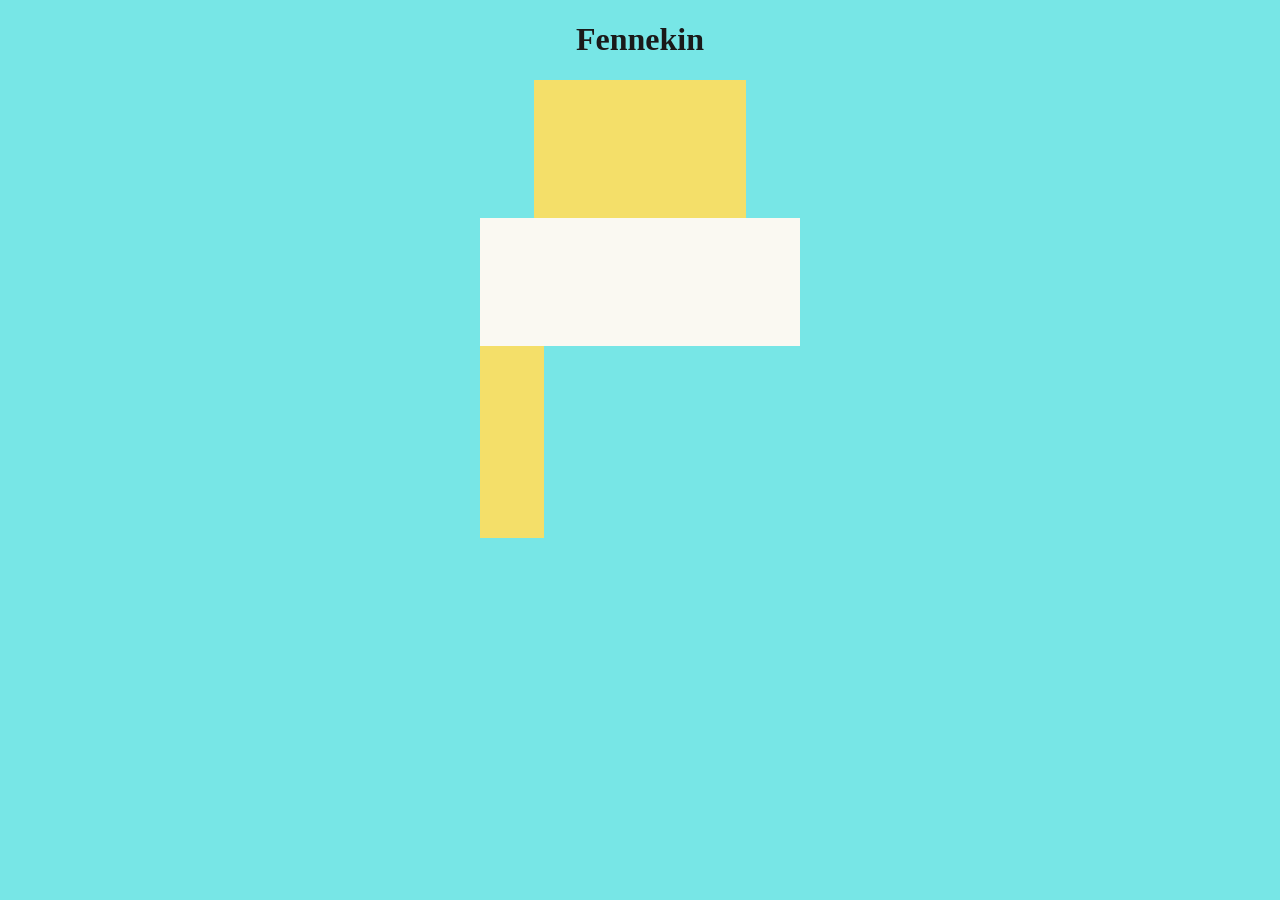
<file: lesson.html>
<!DOCTYPE html>
<html>
    <head>
        <link href = "lesson.css"
        type = "text/css"
        rel = "stylesheet" >
    <title>My favorite pokemon</title>
    </head>
    <body>
        <h1>Fennekin</h1>
       <div class="head">
        <div class="beard"></div>
        <div class="ear-left"></div>
        <div class="ear-right"></div>
        <div class="ear-left-hair"></div>
        <div class="ear-right-hair"></div>
        <div class="eyes"></div>
        <div class="nose"></div>
        <div class="mouth"></div>
       </div>
       <div class="body">
        <div class="tail"></div>
        <div class="back-legs"></div>
        <div class="front-legs"></div>
        <div class="neck"></div>
       </div>

    </body>
</html>
</file>
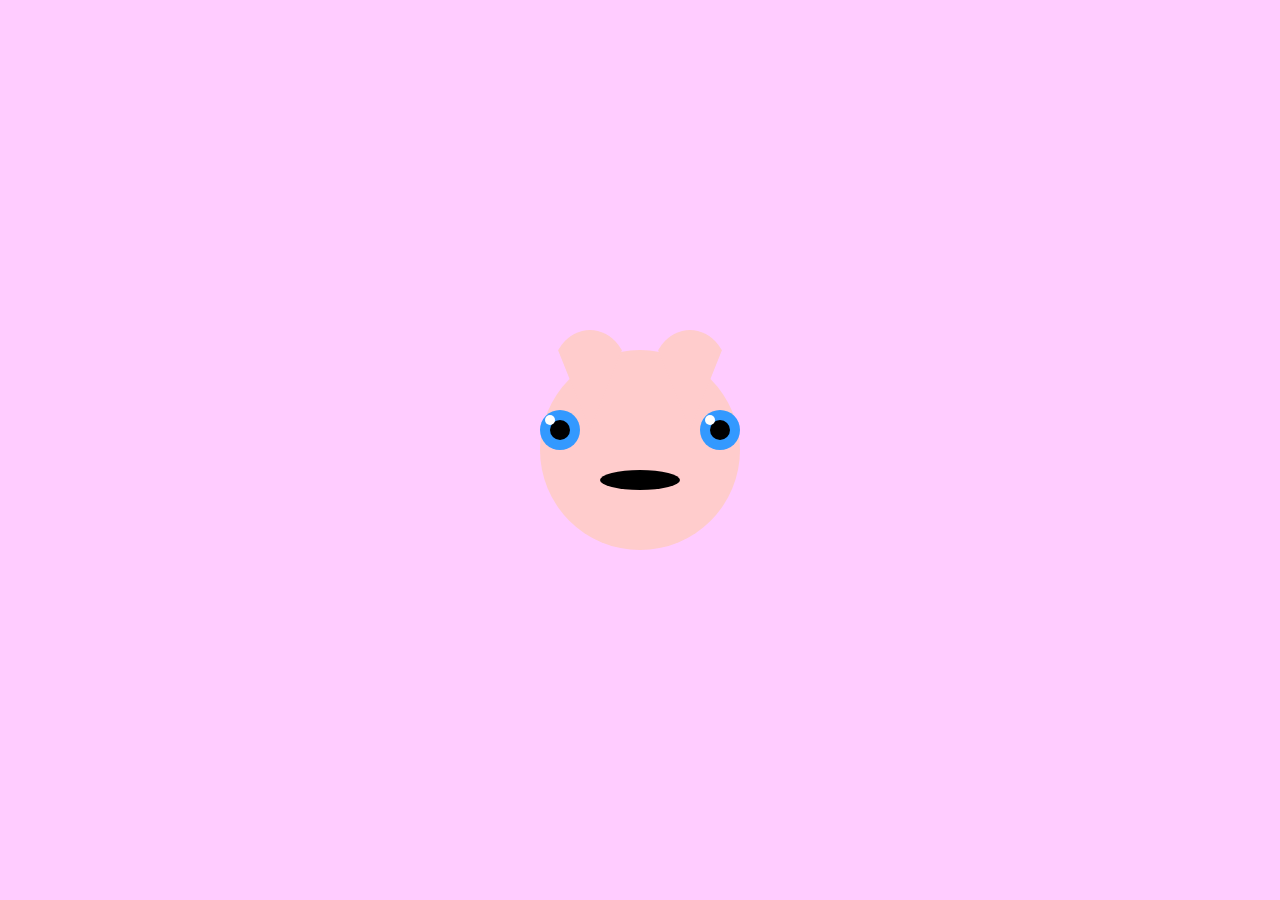
<file: lesson2.html>
<!DOCTYPE html>
<!DOCTYPE html>
<html lang="en">
<head>
  <meta charset="UTF-8">
  <meta name="viewport" content="width=device-width, initial-scale=1.0">
  <title>Jigglypuff</title>
  <link rel="stylesheet" href="lesson2.css">
</head>
<body>
  <div class="jigglypuff">
    <div class="head">
      <div class="left-ear"></div>
      <div class="right-ear"></div>
      <div class="eyes">
        <div class="left-eye">
          <div class="pupil"></div>
          <div class="shine"></div>
        </div>
        <div class="right-eye">
          <div class="pupil"></div>
          <div class="shine"></div>
        </div>
      </div>
      <div class="mouth"></div>
    </div>
  </div>
</body>
</html>
</file>
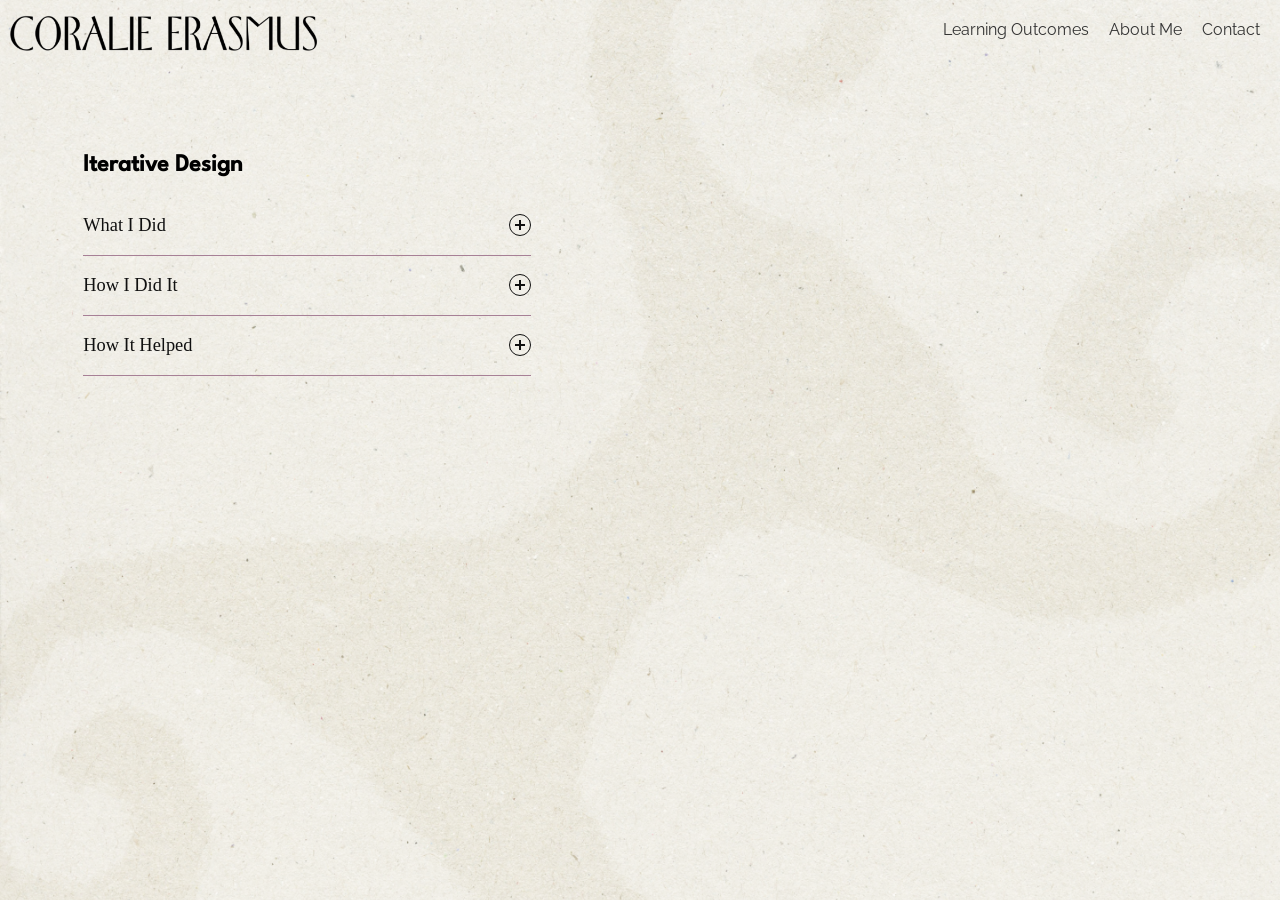
<file: lo3.html>
<!DOCTYPE html>
<html lang="en">

<head>
    <meta charset="UTF-8">
    <meta name="viewport" content="width=device-width, initial-scale=1.0">
    <link href="lo.css" type="text/css" rel="stylesheet">
    <title>Coralie Erasmus</title>
</head>
<!----------background image------------>
<a>

    <body style="background-image:url(img/backgrounds/lo-4-background.png);">
</a>
<header>
    <div class="wrapHead">
        <div class="name-container">
            <div class="name"></div>
        </div>
        <nav class="nav-bar">
            <a href="shapesv2.html">Learning Outcomes</a>
            <a href="#about">About Me</a>
            <a href="#contact">Contact</a>
        </nav>
    </div>
</header>

<body>
    <div class="container">
        <h2>Iterative Design</h2>
        <div class="accordion">
            <div class="accordion-item">
                <button id="accordion-button-1" aria-expanded="false"><span class="accordion-title">What I
                        Did</span><span class="icon" aria-hidden="true"></span></button>
                <div class="accordion-content">
                        <ul>
                            <li> Redesigning a Stagnant Website: Focused on creating a modern and user-friendly interface.<br></li>
                            <li>Branding Project with Figma: Developed a client website, starting with simplistic design prototypes and later adopting a creative new direction.<br></li>
                            <li>Portfolio Development: Explored various design ideas and settled on a design inspired by my country’s history and ancestors.<br><br></li>
                        </ul>
                </div>
            </div>
            <div class="accordion-item">
                <button id="accordion-button-2" aria-expanded="false"><span class="accordion-title">How I Did
                        It</span><span class="icon" aria-hidden="true"></span></button>
                <div class="accordion-content">
                    <p><span class="highlight" id="highlight1">Redesigning a stagnant website</span><br><br>
                        I analyzed competitors' websites to inform design decisions and aligned the new layout with industry standards. 
                        I chose a sailing company from my home country with an outdated website and crafted a new design emphasizing clarity and cleanliness. 
                        To reflect the company's sailing activities, I used relevant pictures and created a wavy design for sections with more text.
                         Important elements like the tours section were displayed with clear call-to-action buttons such as “Book now!” and “Learn more.”<br><br>
                        
                        Branding Project with Figma<br><br>
                        We began with <span class="highlight" id="highlight2">individual moodboards</span> and <span class="highlight" id="highlight3">brand guides</span>, exploring simplistic and uninspiring design prototypes. 
                        After receiving feedback, I proposed a transformative new design that received unanimous team approval and perfectly 
                        aligned with the client’s brand identity. This design was even used by the client for her business cards.<br><br>
                        
                        Portfolio Development<br><br>
                        I experimented with different styles inspired by the ocean and simplicity before finalizing a design based on my 
                        country's history. I incorporated symbols from native Indian and Arawak tribe paintings found in Aruba’s caves and
                         created a vision board to guide the design process. After finalizing the aesthetic, I began designing, ultimately 
                         adding some color to enhance the design.</p>
                </div>
            </div>
            <div class="accordion-item">
                <button id="accordion-button-3" aria-expanded="false"><span class="accordion-title">How It
                        Helped</span><span class="icon" aria-hidden="true"></span></button>
                <div class="accordion-content">
                    <p>Redesigning a stagnant company website resulted in a layout that aligned with industry standards and 
                        provided a more user-friendly experience. The branding project with Figma allowed me to develop an interactive 
                        website mockup that perfectly matched the client’s brand identity, receiving positive feedback from stakeholders. 
                        My portfolio development involved an iterative design process and incorporating feedback, which helped refine the layout 
                        and ensured the final product was polished and met both project requirements and client expectations.
                    </p>
                </div>
            </div>
        </div>
        <div class="right-content">
            <div id="popup1" class="popup">
                <img src="img/learning outcomes/redsail-iterative.png" alt="Image 1">
            </div>
            <div id="popup2" class="popup">
                <img src="img/learning outcomes/nathalie-moodboard.png" alt="Image 2">
            </div>
            <div id="popup3" class="popup">
                <img src="img/learning outcomes/nathalie-brand-guide.png" alt="Image 3">
            <div id="popup4" class="popup">
                <img src="img/learning outcomes/nathalie-iterative-pics.png" alt="Image 4">
            </div>
        </div>
    </div>

    <script defer src="lo.js"></script>
</body>

</html>
</file>
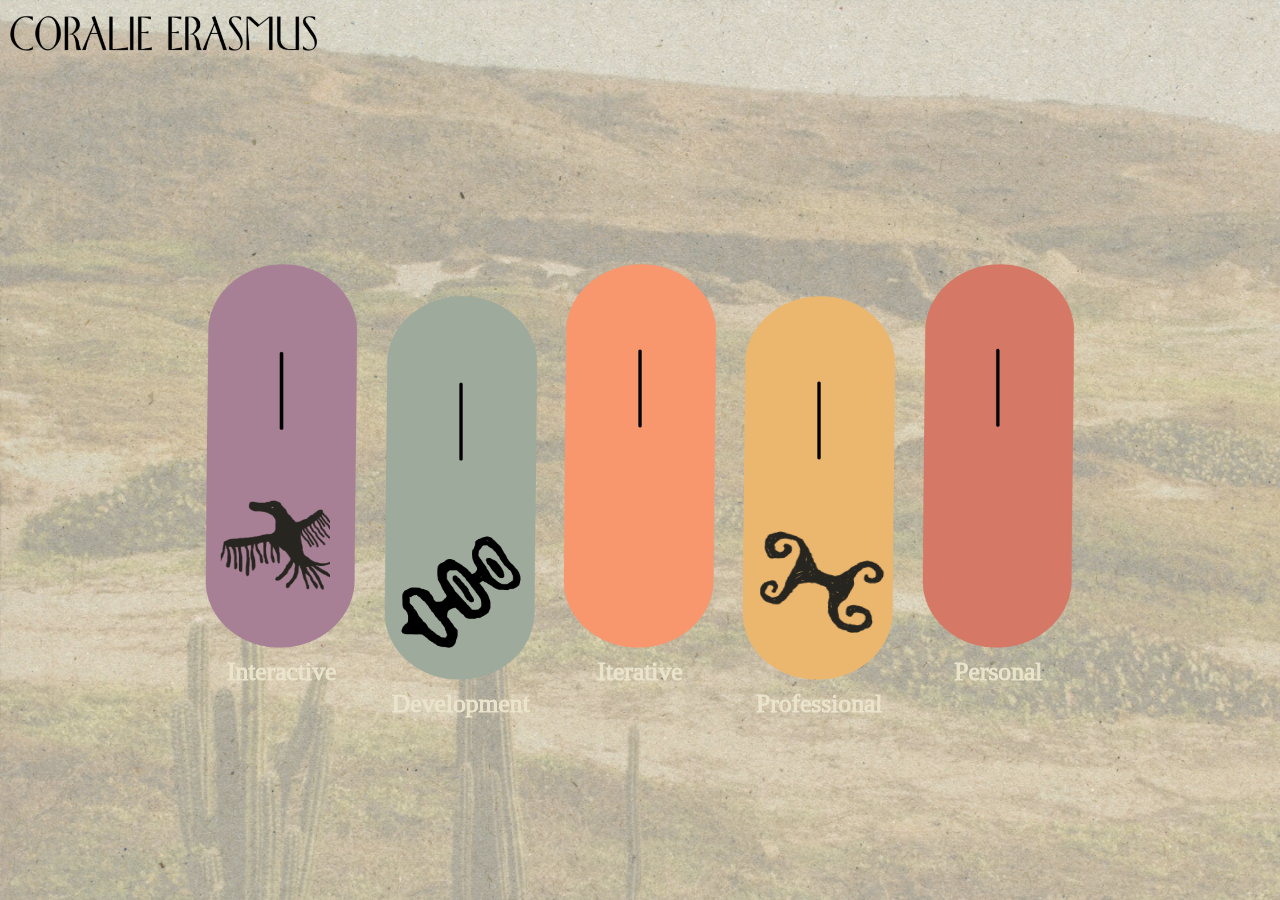
<file: main.html>
<!DOCTYPE html>
<html lang="en">
<head>
    <link href = "main.css"
    type = "text/css"
    rel = "stylesheet" >
    <meta charset="UTF-8">
    <meta name="viewport" content="width=device-width, initial-scale=1.0">
    <title>Coralie Erasmus</title>
</head>
<!----------to set the background image------------>
<a><body style="background-image:url(img/backgrounds/new-enter-page.png);"></a>
<header>
    <div class="wrapHead">
        <!--logo at the top of the screen-->
        <div class="name-container">
            <div class="name"></div>
    </div>
</header>
<body>
    <div class="image-container">
        <!-- Image 1 -->
        <div class="image-wrapper">
            <a href="lo1.html"><img src="img/polaroids/learning-outcome-1.png" alt="Image 1"></a>
            <p>Interactive</p>
        </div>
        <!-- Image 2 -->
        <div class="image-wrapper">
            <img src="img/polaroids/learning-outcome-2.png" alt="Image 2">
            <p>Development</p>
        </div>
    
        <!-- Image 3 -->
        <div class="image-wrapper">
            <img src="img/polaroids/learning-outcome-3.png" alt="Image 3">
            <p>Iterative</p>
        </div>
    
        <!-- Image 4 -->
        <div class="image-wrapper">
            <img src="img/polaroids/learning-outcome-4.png" alt="Image 4">
            <p>Professional</p>
        </div>
    
        <!-- Image 5 -->
        <div class="image-wrapper">
            <img src="img/polaroids/learning-outcome-5.png" alt="Image 5">
            <p>Personal</p>
        </div>
    </div>
</body>
</html>
</file>
<file: lesson.css>
@keyframes bounce {
    0%, 100% {
        transform: translateY(0);
    }
    50% {
        transform: translateY(-20px);
    }
}

.element{
    width: 50px;
    height: 50px;
    background-color: blue;
    animation: bounce 2s ease-in-out infinite;
}
h1{
    color: rgb(26, 25, 25);
    text-align: center;
}
body{
    background-color: rgb(119, 230, 230);
}
.head{
    background-color: rgb(244, 223, 105);
    padding: 10px;
    max-width: 15vw;
    height: 15vw;
    margin-left: auto;
    margin-right: auto;
   
}
.head .beard{
    background-color: rgb(250, 249, 242);
    width: 25vw;
    height: 10vw;
    margin-top: 10vw;
    margin-left: -5vw;
}
.head .ear-left{
    background-color: rgb(244, 223, 105);
    width: 5vw;
    height: 15vw;
    margin-left: -5vw;
}
</file>
<file: lesson2.css>
body {
  background-color: #ffccff;
  display: flex;
  justify-content: center;
  align-items: center;
  height: 100vh;
  margin: 0;
}

.jigglypuff {
  width: 200px;
  height: 200px;
  position: relative;
}

.head {
  width: 200px;
  height: 200px;
  background-color: #ffcccc;
  border-radius: 50%;
  position: relative;
}

.left-ear, .right-ear {
  width: 80px;
  height: 100px;
  background-color: #ffcccc;
  border-radius: 50%;
  position: absolute;
  top: -20px;
}

.left-ear {
  left: 10px;
  clip-path: polygon(0 0, 50% 100%, 100% 0);
}

.right-ear {
  right: 10px;
  clip-path: polygon(0 0, 50% 100%, 100% 0);
}

.eyes {
  width: 100px;
  height: 40px;
  position: absolute;
  top: 60px;
  left: 50%;
  transform: translateX(-50%);
}

.left-eye, .right-eye {
  width: 40px;
  height: 40px;
  background-color: #3399ff;
  border-radius: 50%;
  position: absolute;
  overflow: hidden;
}

.left-eye {
  left: -50px;
}

.right-eye {
  right: -50px;
}

.pupil {
  width: 20px;
  height: 20px;
  background-color: #000;
  border-radius: 50%;
  position: absolute;
  top: 50%;
  left: 50%;
  transform: translate(-50%, -50%);
}

.shine {
  width: 10px;
  height: 10px;
  background-color: #fff;
  border-radius: 50%;
  position: absolute;
  top: 5px;
  left: 5px;
}

.mouth {
  width: 80px;
  height: 20px;
  background-color: #000000;
  border-radius: 50%;
  position: absolute;
  top: 120px;
  left: 50%;
  transform: translateX(-50%);
}

.hand {
  width: 40px;
  height: 80px;
  background-color: #ffcccc; /* Pink color */
  border-radius: 10px;
  position: absolute;
  top: 160px; /* Adjusted hand position */
  left: 80px; /* Adjusted hand position */
  transform: rotate(-20deg); /* Adjusted hand rotation */
  z-index: -1; /* Placed behind other elements */
}

.microphone {
  width: 20px;
  height: 100px;
  background-color: #000; /* Black color */
  position: absolute;
  top: 100px; /* Adjusted microphone position */
  left: 100px; /* Adjusted microphone position */
  transform: rotate(-45deg); /* Adjusted microphone rotation */
  z-index: -1; /* Placed behind other elements */
}
</file>
<file: lo.css>
@import url('https://fonts.googleapis.com/css?family=Hind:300,400&display=swap');
@font-face {
    font-family: Raleway;
    src: url(fonts/Raleway-Regular.ttf);
}
@font-face {
    font-family: League Spartan Regular;
    src: url(fonts/LeagueSpartan-Regular.ttf);
}
@font-face {
    font-family: League Spartan Med;
    src: url(fonts/LeagueSpartan-Medium.ttf);
}

header {
  display: flex;
  justify-content: space-between;
  align-items: center;
  width: 100%;
  padding: 30px;
  position: fixed;
  top: 0;
  z-index: 1000;
  box-sizing: border-box;
}

.name-container {
  flex: 1;
}

.nav-bar {
  display: flex;
  gap: 20px;
}

.nav-bar a {
  text-decoration: none;
  color: #333;
  font-size: 16px;
  transition: color 0.3s;
  font-family: Raleway;
}

.nav-bar a:hover {
  color: #007BFF;
}

.name-container {
  position: absolute;
  width: 26vw;
  height: 10vh;
  display: flex;
  justify-content: center;
  align-items: center;
  left: 0;
  /* Final horizontal position */
  top: 0;
  /* Final vertical position */
}

.name {
  position: absolute;
  width: 26vw;
  /* Initial width */
  height: 10vh;
  /* Initial height */
  background-image: url('img/polaroids/big-name.png');
  /* Specify your image URL */
  background-size: contain;
  /* Make the background image responsive */
  background-repeat: no-repeat;
  /* Prevent image duplication */
}

 /* Adjusted positioning for the navigation bar */
 .nav-bar {
  position: absolute;
  top: 20px;
  right: 20px;
}

:root {
  --bg: #fff;
  --text: #7288a2;
  --gray: #4d5974;
  --lightgray: #e5e5e5;
  --blue: #03b5d2;
  --highlight-dark-blue: #00008b;
  --highlight-bright-blue: #00f;
}

* {
  box-sizing: border-box;
}

body {
  margin: 0;
  padding: 0;
  font-family: Garamond;
  color: black;
  display: flex;
  min-height: 100vh;
  background-repeat: no-repeat;
  background-size: 100%;
  
}

.container {
  margin: 0;
  padding: 2rem;
  width: 40%;
  margin-top: 8vw;
  margin-left: 4vw;
}

h2 {
 font-family: League Spartan Med;
}

h3{
    font-family: League Spartan Regular;
}

.accordion {
  .accordion-item {
    border-bottom: 1px solid #A78096;
  }
  button[aria-expanded='true'] {
    border-bottom: 1px solid #A78096;
  }
  button {
    position: relative;
    display: block;
    text-align: left;
    width: 100%;
    padding: 1em 0;
    color: #101010;
    font-size: 1.15rem;
    font-weight: 400;
    border: none;
    background: none;
    outline: none;
  }
  button:hover, button:focus {
    cursor: pointer;
    color: #A78096;
  }
  button:hover .icon, button:focus .icon {
    cursor: pointer;
    color: #A78096;
    border: 1px solid #A78096;
  }
  .accordion-title {
    padding: 1em 1.5em 1em 0;
    font-family: Garamond;
  }
  .icon {
    display: inline-block;
    position: absolute;
    top: 18px;
    right: 0;
    width: 22px;
    height: 22px;
    border: 1px solid;
    border-radius: 22px;
  }
  .icon::before {
    display: block;
    position: absolute;
    content: '';
    top: 9px;
    left: 5px;
    width: 10px;
    height: 2px;
    background: currentColor;
  }
  .icon::after {
    display: block;
    position: absolute;
    content: '';
    top: 5px;
    left: 9px;
    width: 2px;
    height: 10px;
    background: currentColor;
  }
  button[aria-expanded='true'] {
    color: #A78096;
  }
  button[aria-expanded='true'] .icon::after {
    width: 0;
  }
  button[aria-expanded='true'] + .accordion-content {
    opacity: 1;
    max-height: 30em;
    transition: all 200ms linear;
    will-change: opacity, max-height;
  }
  .accordion-content {
    opacity: 0;
    max-height: 0;
    overflow: hidden;
    transition: opacity 200ms linear, max-height 200ms linear;
    will-change: opacity, max-height;
    height: auto;
  }

  .accordion-content p {
    font-size: 1rem;
    font-weight: 300;
    margin: 2em 0;
  }
}

.highlight {
  color: black;
  cursor: pointer;
  background-color: #c599b2;
}

.highlight.selected {
  color: var(--highlight-bright-blue);
}

#image-container {
  margin-left: auto;
  margin-right: 2rem;
  width: 50%;
  display: flex;
  justify-content: center;
  align-items: center;
}

.popup {
    position: absolute;
    top: 60%;
    right: 15vw;
    transform: translateY(-50%);
    display: none;
}

.popup img {
    max-width: 100%;
    max-height: 100%;
    width: 40vw;
    height: auto;
}
</file>
<file: main.css>
/* Adjust the background */
body {
    display: flex;
    width: 100vw;
    height: 100vh;
    background-size: cover; /* To fully cover the screen */
    margin: 0; /* Remove default margin */
    justify-content: center;
    align-items: center;
}

.name-container {
    position: absolute;
    width: 26vw;
    height: 10vh;
    display: flex;
    justify-content: center;
    align-items: center;
    left: 0; /* Final horizontal position */
    top: 0; /* Final vertical position */
  }

.name {
    position: absolute;
    width: 26vw; /* Initial width */
    height: 10vh; /* Initial height */
    background-image: url(img/polaroids/big-name.png); /* Specify your image URL */
    background-size: contain; /* Make the background image responsive */
    background-repeat: no-repeat; /* Prevent image duplication */
    
  }

/* Center the images */
.image-container {
    display: flex;
    justify-content: center;
    align-items: center; /* Align items from the top */
    height: auto;
    width: 100%;
    position: relative;
    gap: 2vw; /* Space between images */
    margin-top: 6vw; /* Move all images down */
    cursor: pointer;
}

/* Add spacing between images */
.image-wrapper {
    text-align: center;
    flex: 1; /* Allow images to scale flexibly */
    max-width: 12vw; /* Maximum size reduced */
}

/* Style for image text */
.image-container p {
    margin-top: 5px;
    font-size: 2vw; /* Responsive font size reduced */
    color: #EBE4CD;
    font-family: Sahitya;
    -webkit-text-stroke: 1px;
    -webkit-text-stroke-color: #EBE4CD;
}

.image-wrapper img {
    transition: transform .3s ease-in-out; /* Allows smooth transition during hover effect */
    width: 100%; /* Let the image take the full width of the wrapper */
    height: 30vw;
}

/* Hover effect to move the image up */
.image-wrapper img:hover {
    transform: translateY(-2vw); /* Move the image up */
}

/* Positioning for the images */
.image-wrapper:nth-child(1) {
    --horizontal-offset: -30vw;
    --vertical-offset: 0px;
}

.image-wrapper:nth-child(2) {
    --horizontal-offset: -15vw;
    --vertical-offset: 20px;
}

.image-wrapper:nth-child(3) {
    --horizontal-offset: 0vw;
    --vertical-offset: 0px;
}

.image-wrapper:nth-child(4) {
    --horizontal-offset: 15vw;
    --vertical-offset: 20px;
    width: 369px;
}

.image-wrapper:nth-child(5) {
    --horizontal-offset: 30vw;
    --vertical-offset: 0px;
}

/* lower images 2 and 4 */
.image-container .image-wrapper:nth-child(2),
.image-container .image-wrapper:nth-child(4) {
  margin-top: 5vw; 
}
</file>
